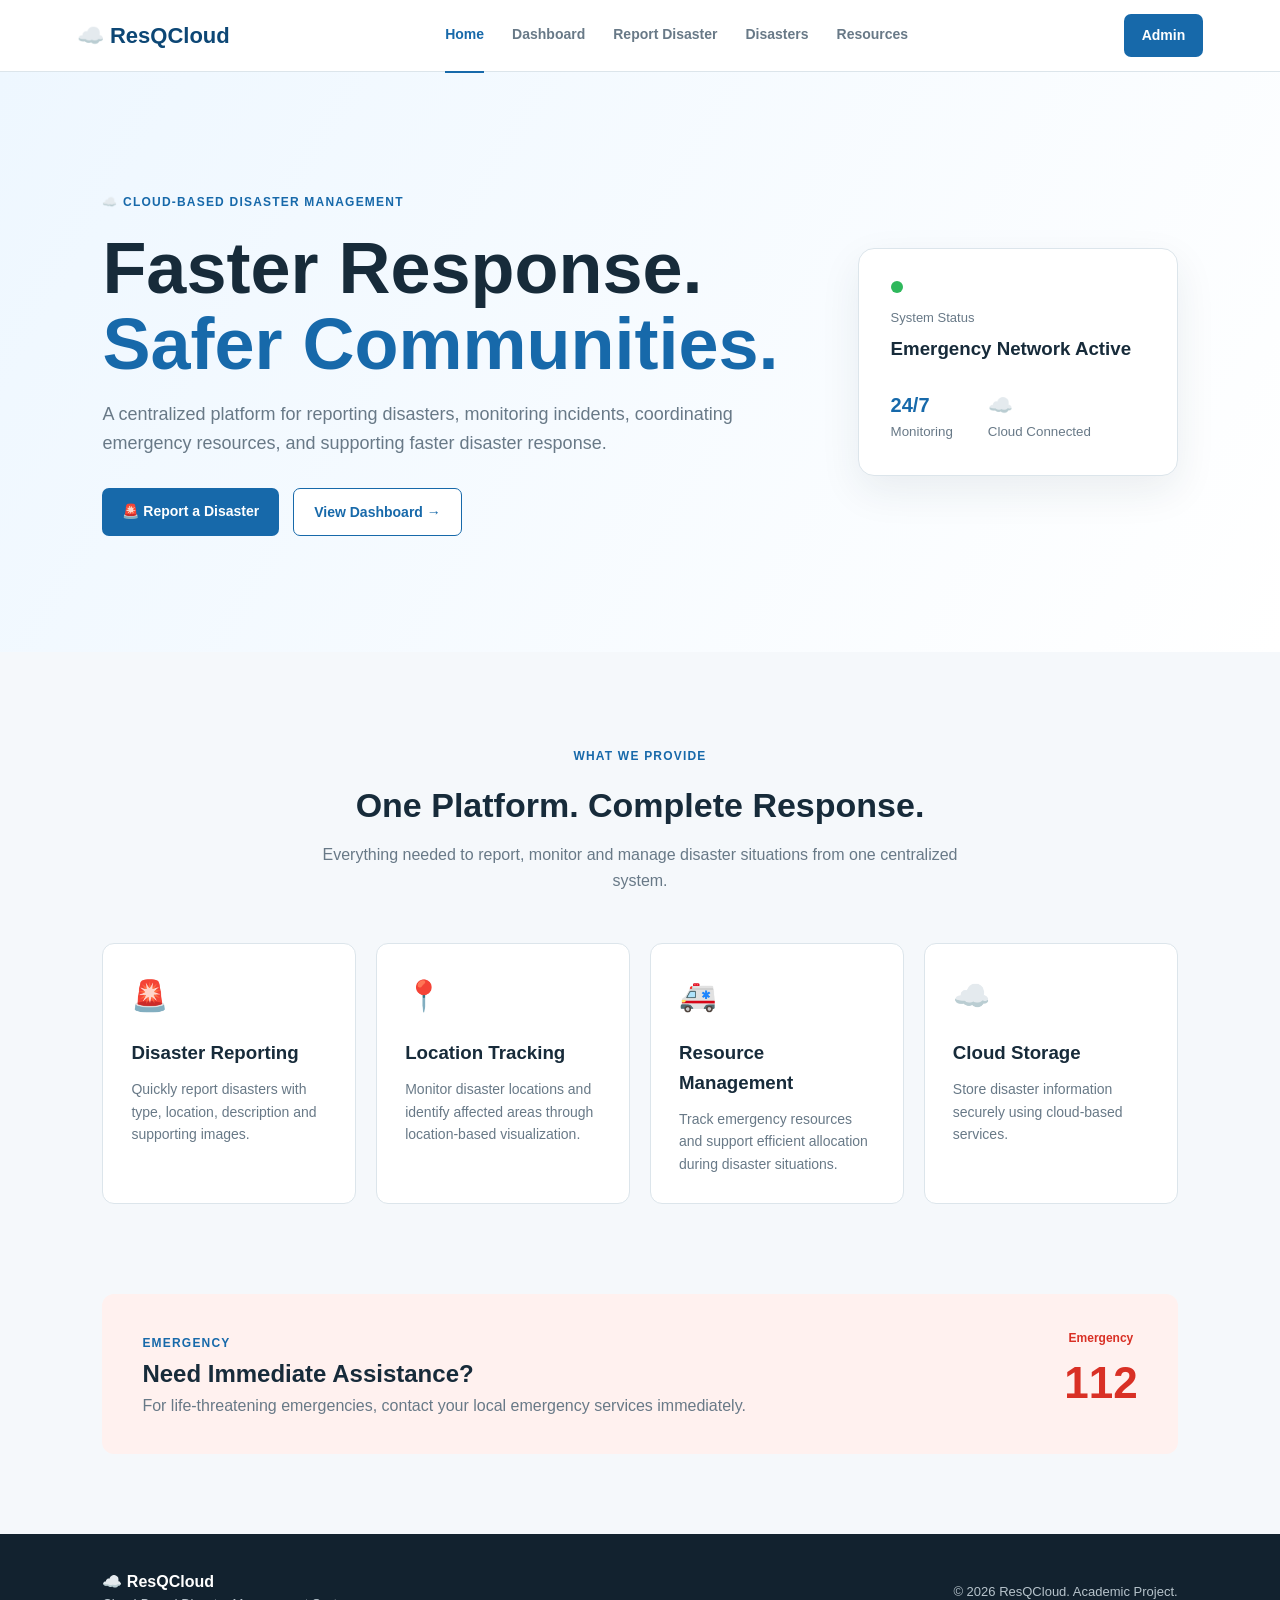
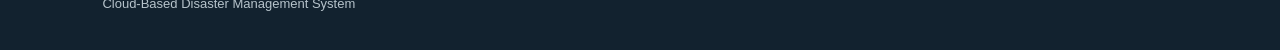
<file: frontend/index.html>
<!DOCTYPE html>
<html lang="en">
<head>
    <meta charset="UTF-8">
    <meta name="viewport" content="width=device-width, initial-scale=1.0">
    <title>ResQCloud | Disaster Management</title>
    <link rel="stylesheet" href="css/style.css">
</head>

<body>

<header class="navbar">
    <div class="logo">
        <span>☁️</span> ResQCloud
    </div>

    <nav>
        <a href="index.html" class="active">Home</a>
        <a href="dashboard.html">Dashboard</a>
        <a href="report.html">Report Disaster</a>
        <a href="disasters.html">Disasters</a>
        <a href="resources.html">Resources</a>
    </nav>

    <a href="admin.html" class="admin-btn">Admin</a>
</header>

<main>

    <section class="hero">
        <div class="hero-content">
            <span class="badge">☁️ CLOUD-BASED DISASTER MANAGEMENT</span>

            <h1>
                Faster Response.<br>
                <span>Safer Communities.</span>
            </h1>

            <p>
                A centralized platform for reporting disasters, monitoring
                incidents, coordinating emergency resources, and supporting
                faster disaster response.
            </p>

            <div class="hero-buttons">
                <a href="report.html" class="primary-btn">
                    🚨 Report a Disaster
                </a>

                <a href="dashboard.html" class="secondary-btn">
                    View Dashboard →
                </a>
            </div>
        </div>

        <div class="hero-card">
            <div class="status-dot"></div>
            <p>System Status</p>
            <h3>Emergency Network Active</h3>

            <div class="mini-stats">
                <div>
                    <strong>24/7</strong>
                    <small>Monitoring</small>
                </div>

                <div>
                    <strong>☁️</strong>
                    <small>Cloud Connected</small>
                </div>
            </div>
        </div>
    </section>


    <section class="section">
        <div class="section-heading">
            <span class="section-label">WHAT WE PROVIDE</span>
            <h2>One Platform. Complete Response.</h2>
            <p>
                Everything needed to report, monitor and manage disaster
                situations from one centralized system.
            </p>
        </div>

        <div class="feature-grid">

            <div class="feature-card">
                <div class="feature-icon">🚨</div>
                <h3>Disaster Reporting</h3>
                <p>
                    Quickly report disasters with type, location,
                    description and supporting images.
                </p>
            </div>

            <div class="feature-card">
                <div class="feature-icon">📍</div>
                <h3>Location Tracking</h3>
                <p>
                    Monitor disaster locations and identify affected
                    areas through location-based visualization.
                </p>
            </div>

            <div class="feature-card">
                <div class="feature-icon">🚑</div>
                <h3>Resource Management</h3>
                <p>
                    Track emergency resources and support efficient
                    allocation during disaster situations.
                </p>
            </div>

            <div class="feature-card">
                <div class="feature-icon">☁️</div>
                <h3>Cloud Storage</h3>
                <p>
                    Store disaster information securely using
                    cloud-based services.
                </p>
            </div>

        </div>
    </section>


    <section class="emergency-section">

        <div>
            <span class="section-label">EMERGENCY</span>
            <h2>Need Immediate Assistance?</h2>
            <p>
                For life-threatening emergencies, contact your local
                emergency services immediately.
            </p>
        </div>

        <div class="emergency-number">
            <span>Emergency</span>
            <strong>112</strong>
        </div>

    </section>

</main>


<footer>
    <div>
        <strong>☁️ ResQCloud</strong>
        <p>Cloud-Based Disaster Management System</p>
    </div>

    <p>© 2026 ResQCloud. Academic Project.</p>
</footer>

<script src="js/script.js"></script>

</body>
</html>
</file>
<file: frontend/css/style.css>
* {
    margin: 0;
    padding: 0;
    box-sizing: border-box;
}

:root {
    --primary: #1769aa;
    --primary-dark: #0d4775;
    --background: #f5f8fb;
    --white: #ffffff;
    --text: #172b3a;
    --muted: #687987;
    --border: #dce5eb;
    --danger: #d93025;
    --success: #16834b;
    --warning: #c77c00;
}

body {
    font-family: Arial, Helvetica, sans-serif;
    background: var(--background);
    color: var(--text);
    line-height: 1.6;
}

a {
    text-decoration: none;
    color: inherit;
}


/* NAVBAR */

.navbar {
    height: 72px;
    background: var(--white);
    border-bottom: 1px solid var(--border);

    display: flex;
    align-items: center;
    justify-content: space-between;

    padding: 0 6%;
    position: sticky;
    top: 0;
    z-index: 100;
}

.logo {
    font-size: 22px;
    font-weight: 800;
    color: var(--primary-dark);
}

.navbar nav {
    display: flex;
    gap: 28px;
}

.navbar nav a {
    color: var(--muted);
    font-size: 14px;
    font-weight: 600;
    padding: 25px 0;
    border-bottom: 2px solid transparent;
}

.navbar nav a:hover,
.navbar nav a.active {
    color: var(--primary);
    border-bottom-color: var(--primary);
}

.admin-btn {
    background: var(--primary);
    color: white;
    padding: 10px 18px;
    border-radius: 7px;
    font-size: 14px;
    font-weight: 600;
}


/* BUTTONS */

.primary-btn,
.secondary-btn,
.cancel-btn {
    display: inline-block;
    padding: 12px 20px;
    border-radius: 7px;
    font-size: 14px;
    font-weight: 700;
    cursor: pointer;
    border: none;
}

.primary-btn {
    background: var(--primary);
    color: white;
}

.primary-btn:hover {
    background: var(--primary-dark);
}

.secondary-btn {
    background: white;
    color: var(--primary);
    border: 1px solid var(--primary);
}

.secondary-btn:hover {
    background: #eef7ff;
}

.cancel-btn {
    background: #edf1f4;
    color: var(--text);
}


/* HERO */

.hero {
    min-height: 580px;
    padding: 90px 8%;

    display: flex;
    align-items: center;
    justify-content: space-between;
    gap: 60px;

    background:
        linear-gradient(120deg, #eef7ff, #ffffff);
}

.hero-content {
    max-width: 700px;
}

.badge,
.section-label {
    color: var(--primary);
    font-size: 12px;
    font-weight: 800;
    letter-spacing: 1.2px;
}

.hero h1 {
    font-size: clamp(42px, 6vw, 72px);
    line-height: 1.05;
    margin: 18px 0;
}

.hero h1 span {
    color: var(--primary);
}

.hero p {
    color: var(--muted);
    font-size: 18px;
    max-width: 650px;
}

.hero-buttons {
    display: flex;
    gap: 14px;
    margin-top: 30px;
}

.hero-card {
    width: 320px;
    background: white;
    border: 1px solid var(--border);
    border-radius: 16px;
    padding: 32px;
    box-shadow: 0 15px 40px rgba(20, 50, 70, 0.08);
}

.status-dot {
    width: 12px;
    height: 12px;
    background: #2eb85c;
    border-radius: 50%;
    margin-bottom: 15px;
}

.hero-card p {
    font-size: 13px;
    color: var(--muted);
}

.hero-card h3 {
    margin: 5px 0 25px;
}

.mini-stats {
    display: flex;
    gap: 35px;
}

.mini-stats div {
    display: flex;
    flex-direction: column;
}

.mini-stats strong {
    font-size: 20px;
    color: var(--primary);
}

.mini-stats small {
    color: var(--muted);
}


/* SECTIONS */

.section {
    padding: 90px 8%;
}

.section-heading {
    text-align: center;
    max-width: 650px;
    margin: auto;
}

.section-heading h2 {
    font-size: 34px;
    margin: 10px 0;
}

.section-heading p {
    color: var(--muted);
}

.feature-grid {
    display: grid;
    grid-template-columns: repeat(4, 1fr);
    gap: 20px;
    margin-top: 50px;
}

.feature-card {
    background: white;
    border: 1px solid var(--border);
    border-radius: 12px;
    padding: 28px;
}

.feature-icon {
    font-size: 30px;
    margin-bottom: 18px;
}

.feature-card h3 {
    margin-bottom: 10px;
}

.feature-card p {
    color: var(--muted);
    font-size: 14px;
}


/* EMERGENCY */

.emergency-section {
    margin: 0 8% 80px;
    padding: 35px 40px;
    border-radius: 12px;
    background: #fff1ef;

    display: flex;
    justify-content: space-between;
    align-items: center;
}

.emergency-section p {
    color: var(--muted);
}

.emergency-number {
    text-align: center;
}

.emergency-number span {
    display: block;
    color: var(--danger);
    font-size: 12px;
    font-weight: bold;
}

.emergency-number strong {
    font-size: 44px;
    color: var(--danger);
}


/* GENERAL PAGE */

.page {
    max-width: 1250px;
    margin: auto;
    padding: 55px 30px 90px;
}

.page-header {
    display: flex;
    justify-content: space-between;
    align-items: center;
    gap: 30px;
    margin-bottom: 35px;
}

.page-header h1 {
    font-size: 38px;
    margin: 5px 0;
}

.page-header p {
    color: var(--muted);
}


/* STATS */

.stats-grid {
    display: grid;
    grid-template-columns: repeat(4, 1fr);
    gap: 20px;
    margin-bottom: 30px;
}

.stat-card {
    background: white;
    border: 1px solid var(--border);
    border-radius: 12px;
    padding: 25px;
}

.stat-icon {
    font-size: 26px;
    display: block;
    margin-bottom: 15px;
}

.stat-card small {
    color: var(--muted);
}

.stat-card h2 {
    font-size: 32px;
    margin: 5px 0;
}

.stat-card p {
    color: var(--muted);
    font-size: 13px;
}


/* PANELS */

.dashboard-grid {
    display: grid;
    grid-template-columns: 1.4fr 1fr;
    gap: 25px;
}

.panel {
    background: white;
    border: 1px solid var(--border);
    border-radius: 12px;
    padding: 25px;
}

.panel-header {
    display: flex;
    justify-content: space-between;
    align-items: center;
    margin-bottom: 20px;
}

.panel-header h2 {
    font-size: 19px;
}

.panel-header p {
    color: var(--muted);
    font-size: 13px;
}

.panel-header a {
    color: var(--primary);
    font-size: 13px;
    font-weight: bold;
}


/* REPORT ROW */

.report-row {
    display: flex;
    align-items: center;
    gap: 15px;
    padding: 16px 0;
    border-bottom: 1px solid var(--border);
}

.report-icon {
    width: 42px;
    height: 42px;
    border-radius: 9px;

    display: flex;
    justify-content: center;
    align-items: center;

    font-size: 20px;
}

.report-info {
    display: flex;
    flex-direction: column;
    flex: 1;
}

.report-info span {
    font-size: 12px;
    color: var(--muted);
}


/* STATUS */

.status {
    display: inline-block;
    padding: 5px 10px;
    border-radius: 20px;
    font-size: 11px;
    font-weight: 700;
}

.active-status {
    color: var(--danger);
    background: #ffe9e7;
}

.resolved-status {
    color: var(--success);
    background: #e5f7ed;
}


/* BARS */

.bar-item {
    margin: 25px 0;
}

.bar-item > div:first-child {
    display: flex;
    justify-content: space-between;
    font-size: 13px;
    margin-bottom: 7px;
}

.bar {
    height: 8px;
    background: #e8edf1;
    border-radius: 10px;
    overflow: hidden;
}

.bar span {
    display: block;
    height: 100%;
    background: var(--primary);
}


/* FORMS */

.form-container {
    max-width: 900px;
    margin: auto;
}

.form-section {
    background: white;
    border: 1px solid var(--border);
    border-radius: 12px;
    padding: 30px;
    margin-bottom: 20px;
}

.form-section h2 {
    margin-bottom: 25px;
    font-size: 20px;
}

.form-grid {
    display: grid;
    grid-template-columns: 1fr 1fr;
    gap: 20px;
}

.form-group {
    margin-bottom: 20px;
}

.form-group label {
    display: block;
    font-size: 14px;
    font-weight: 700;
    margin-bottom: 7px;
}

input,
select,
textarea {
    width: 100%;
    padding: 12px 14px;

    border: 1px solid var(--border);
    border-radius: 7px;

    font-family: inherit;
    font-size: 14px;

    outline: none;
}

input:focus,
select:focus,
textarea:focus {
    border-color: var(--primary);
}

textarea {
    resize: vertical;
}

.form-group small {
    color: var(--muted);
    font-size: 12px;
}

.location-box {
    background: #eef7ff;
    border-radius: 10px;
    padding: 20px;

    display: flex;
    align-items: center;
    justify-content: space-between;

    margin-bottom: 20px;
}

.location-box p {
    color: var(--muted);
    font-size: 13px;
}

.form-actions {
    display: flex;
    justify-content: flex-end;
    gap: 12px;
}


/* FILTER */

.filter-bar {
    display: grid;
    grid-template-columns: 2fr 1fr 1fr;
    gap: 12px;
    margin-bottom: 25px;
}


/* DISASTERS */

.disaster-grid {
    display: grid;
    grid-template-columns: repeat(2, 1fr);
    gap: 20px;
}

.disaster-card {
    background: white;
    border: 1px solid var(--border);
    border-radius: 12px;
    padding: 25px;
}

.disaster-top {
    display: flex;
    justify-content: space-between;
    margin-bottom: 20px;
}

.disaster-type {
    font-size: 13px;
    font-weight: 800;
}

.disaster-card h3 {
    margin-bottom: 8px;
}

.disaster-card p {
    color: var(--muted);
    font-size: 14px;
}

.disaster-meta {
    display: flex;
    gap: 20px;
    margin-top: 20px;

    color: var(--muted);
    font-size: 12px;
}


/* RESOURCES */

.resource-grid {
    display: grid;
    grid-template-columns: repeat(4, 1fr);
    gap: 20px;
    margin-bottom: 30px;
}

.resource-card {
    background: white;
    border: 1px solid var(--border);
    border-radius: 12px;
    padding: 25px;
}

.resource-icon {
    font-size: 30px;
    margin-bottom: 15px;
}

.resource-card strong {
    display: block;
    color: var(--primary);
    margin: 8px 0;
}

.resource-card p {
    color: var(--muted);
    font-size: 13px;
}


/* TABLE */

table {
    width: 100%;
    border-collapse: collapse;
}

th,
td {
    text-align: left;
    padding: 15px;
    border-bottom: 1px solid var(--border);
    font-size: 13px;
}

th {
    color: var(--muted);
    font-size: 12px;
}

.table-btn {
    background: #eef7ff;
    color: var(--primary);
    border: none;
    padding: 7px 12px;
    border-radius: 5px;
    cursor: pointer;
    font-weight: 600;
}


/* DISASTER COLORS */

.flood {
    background: #e8f4ff;
    color: #1769aa;
}

.fire {
    background: #fff0ed;
    color: #d93025;
}

.storm {
    background: #f0edff;
    color: #6546c0;
}

.earthquake {
    background: #f5f0e8;
    color: #8a5a22;
}


/* FOOTER */

footer {
    background: #12222f;
    color: white;
    padding: 35px 8%;

    display: flex;
    justify-content: space-between;
    align-items: center;
}

footer p {
    color: #b6c3cb;
    font-size: 13px;
}


/* RESPONSIVE */

@media (max-width: 1000px) {

    .navbar nav {
        gap: 12px;
    }

    .feature-grid,
    .resource-grid,
    .stats-grid {
        grid-template-columns: repeat(2, 1fr);
    }

    .dashboard-grid {
        grid-template-columns: 1fr;
    }

    .hero {
        flex-direction: column;
        align-items: flex-start;
    }

    .hero-card {
        width: 100%;
    }
}


@media (max-width: 700px) {

    .navbar {
        height: auto;
        padding: 18px 5%;
        flex-wrap: wrap;
        gap: 15px;
    }

    .navbar nav {
        order: 3;
        width: 100%;
        overflow-x: auto;
    }

    .navbar nav a {
        padding: 5px 0;
        white-space: nowrap;
    }

    .hero {
        padding: 60px 6%;
    }

    .hero h1 {
        font-size: 42px;
    }

    .hero-buttons {
        flex-direction: column;
    }

    .feature-grid,
    .resource-grid,
    .stats-grid,
    .disaster-grid,
    .form-grid {
        grid-template-columns: 1fr;
    }

    .page-header {
        flex-direction: column;
        align-items: flex-start;
    }

    .filter-bar {
        grid-template-columns: 1fr;
    }

    .location-box {
        flex-direction: column;
        align-items: flex-start;
        gap: 15px;
    }

    footer {
        flex-direction: column;
        gap: 15px;
        text-align: center;
    }
}
</file>
